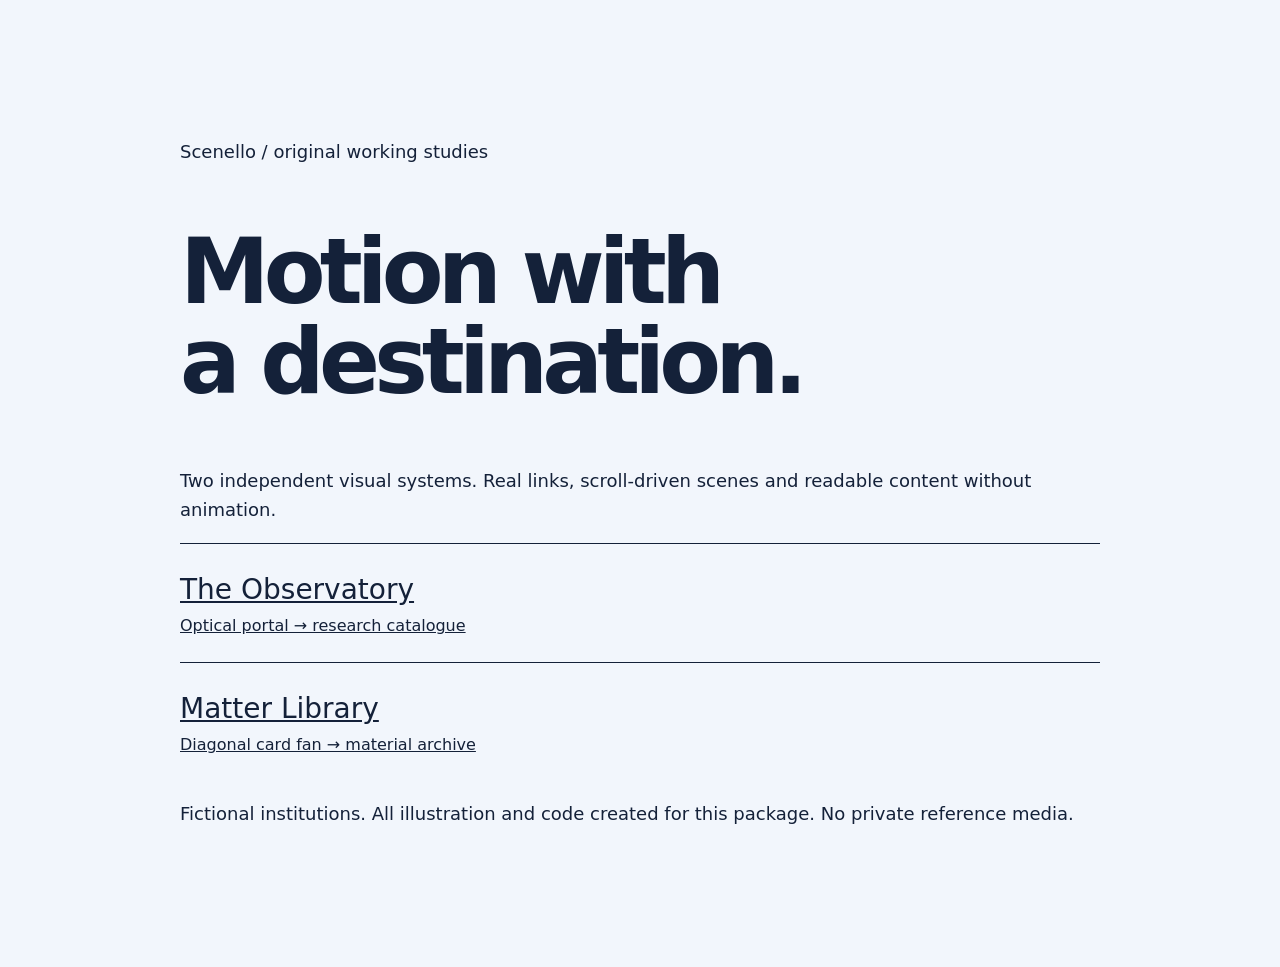
<file: skills/scenello/assets/examples/index.html>
<!doctype html><html lang="en"><meta charset="utf-8"><meta name="viewport" content="width=device-width,initial-scale=1"><title>Scenello · Working studies</title><style>body{margin:0;background:#f2f6fc;color:#142139;font:18px/1.6 system-ui}main{max-width:920px;margin:10vh auto;padding:30px}h1{font-size:clamp(40px,8vw,90px);line-height:1;letter-spacing:-.065em}a{display:block;padding:24px 0;border-top:1px solid;color:inherit;font-size:28px}small{display:block;font-size:16px}a:focus-visible{outline:3px solid #2451fa}</style><main><p>Scenello / original working studies</p><h1>Motion with<br>a destination.</h1><p>Two independent visual systems. Real links, scroll-driven scenes and readable content without animation.</p><a href="observatory/">The Observatory <small>Optical portal → research catalogue</small></a><a href="materials/">Matter Library <small>Diagonal card fan → material archive</small></a><p>Fictional institutions. All illustration and code created for this package. No private reference media.</p></main></html>
</file>
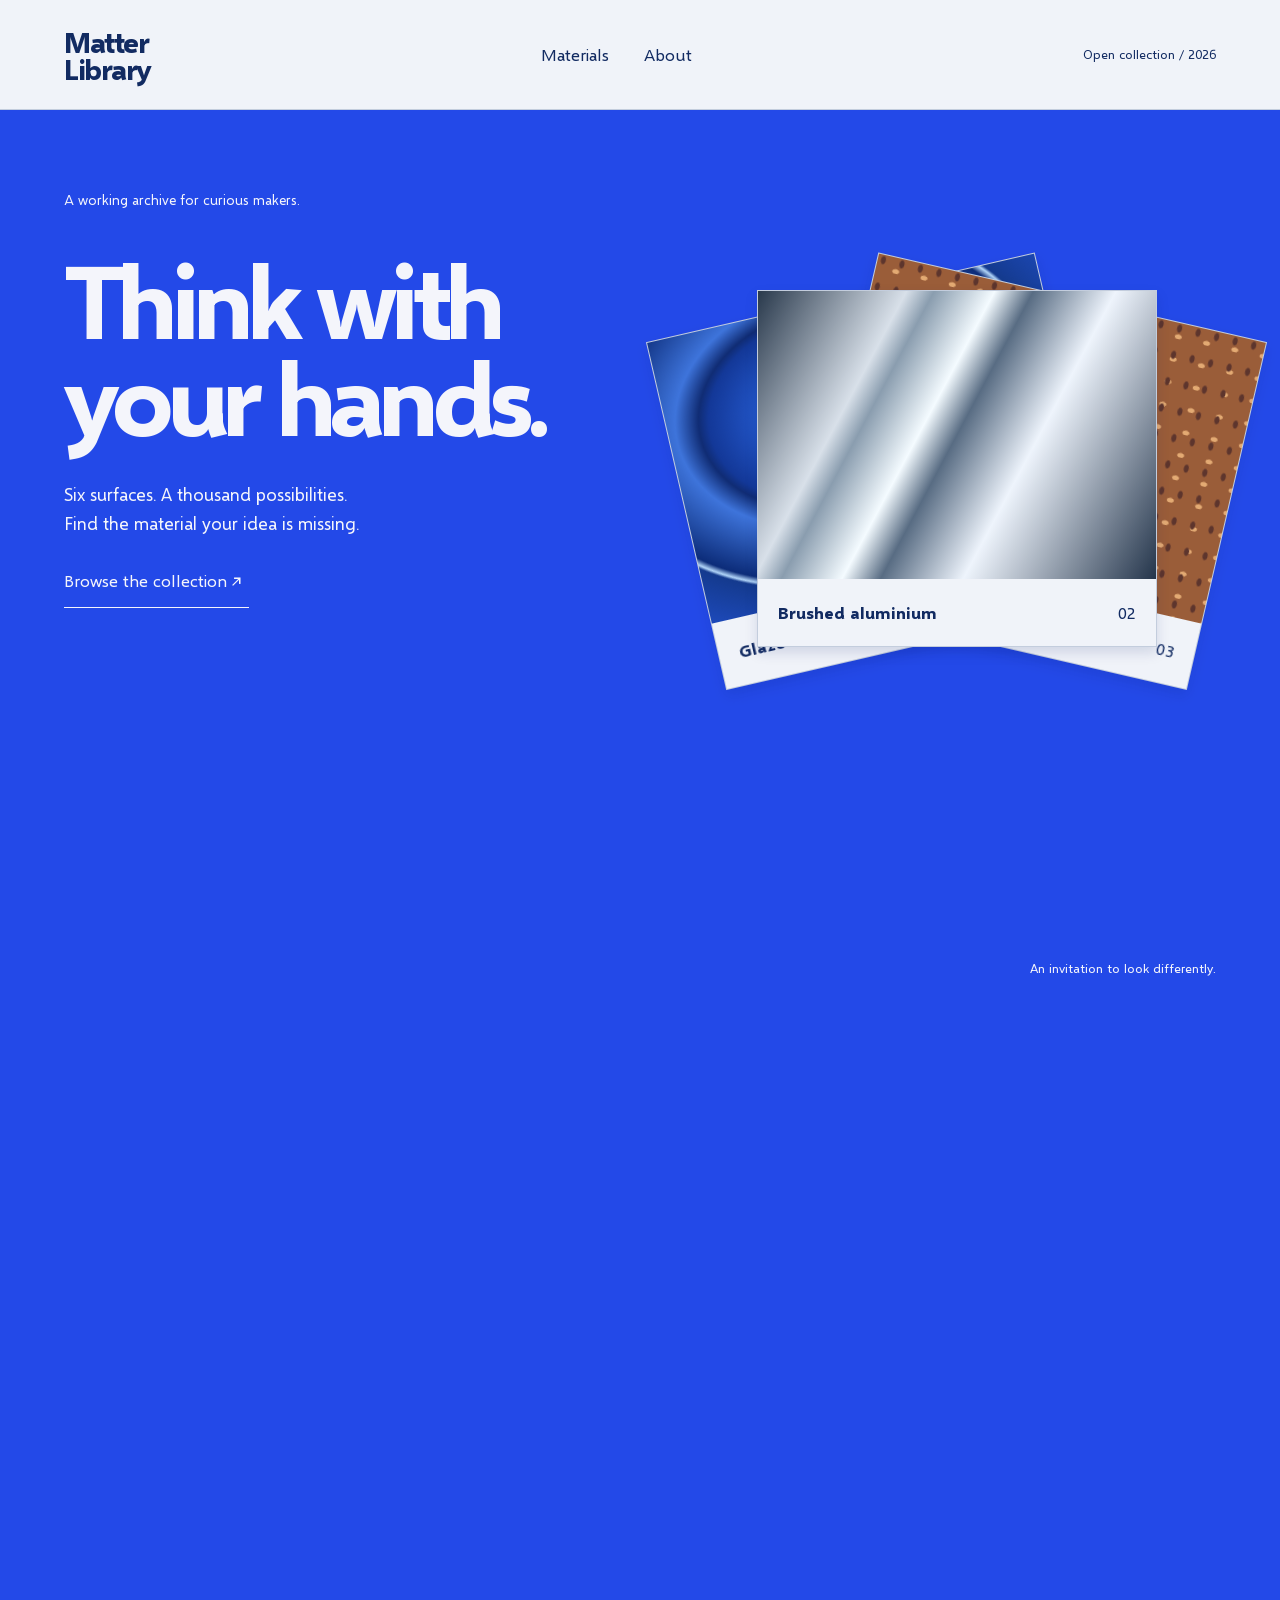
<file: skills/scenello/assets/examples/materials/index.html>
<!doctype html><html lang="en"><head><meta charset="utf-8"><link rel="preload" href="../fonts/scenello-ui-critical-regular.woff" as="font" type="font/woff" crossorigin><link rel="preload" href="../fonts/scenello-ui-critical-bold.woff" as="font" type="font/woff" crossorigin><meta name="viewport" content="width=device-width,initial-scale=1"><meta name="theme-color" content="#2349e8"><title>Matter Library · Materials in context</title><script src="../motion-ready.js"></script><link rel="stylesheet" href="style.css"><script src="scene.js" defer></script><script src="../reading-ready.js" defer fetchpriority="low"></script></head><body><a class="skip" href="#catalogue">Skip to catalogue</a><header><a class="brand" href="../">Matter<br>Library</a><nav aria-label="Main"><a href="#catalogue">Materials</a><a href="#about">About</a></nav><span class="edition">Open collection / 2026</span></header><main><section class="sequence"><div class="stage"><div class="statement"><p>A working archive for curious makers.</p><h1>Think with<br>your hands.</h1><p class="intro">Six surfaces. A thousand possibilities.<br>Find the material your idea is missing.</p><a href="#catalogue">Browse the collection ↗</a></div><div class="fan" aria-label="Featured materials"><a class="sample" href="#ceramic" style="--n:0"><span class="art ceramic" aria-hidden="true"></span><span class="sample-foot">Glazed ceramic <b>01</b></span></a><a class="sample" href="#aluminium" style="--n:1"><span class="art aluminium" aria-hidden="true"></span><span class="sample-foot">Brushed aluminium <b>02</b></span></a><a class="sample" href="#cork" style="--n:2"><span class="art cork" aria-hidden="true"></span><span class="sample-foot">Pressed cork <b>03</b></span></a></div><p class="folio" aria-hidden="true">An invitation to look differently.</p></div></section><section id="catalogue"><div class="catalogue-head"><h2>Material<br>intelligence.</h2><p>Explore by structure, finish and use.<br>Every sample tells a different story.</p></div><div class="filters" role="group" aria-label="Filter materials" hidden><button type="button" data-filter="all" aria-pressed="true">All materials</button><button type="button" data-filter="mineral" aria-pressed="false">Mineral</button><button type="button" data-filter="metal" aria-pressed="false">Metal</button><button type="button" data-filter="organic" aria-pressed="false">Organic</button></div><p id="result-count" class="sr-only" aria-live="polite"></p><div class="grid">
<article id="ceramic" data-kind="mineral"><div class="tile ceramic" role="img" aria-label="Original blue glazed ceramic illustration"></div><p>01 / Mineral</p><h3>Glazed ceramic</h3><p>A hard surface with a fluid finish. Light collects at its curved edges, revealing the glaze's depth.</p><details><summary>Properties & applications</summary><p>Illustrated use: wall panels and tactile objects. This is an artistic material study, not a technical product specification.</p></details></article>
<article id="aluminium" data-kind="metal"><div class="tile aluminium" role="img" aria-label="Original brushed metal illustration"></div><p>02 / Metal</p><h3>Brushed aluminium</h3><p>Directional grain makes light a moving part of the surface. Quiet precision, without a mirror finish.</p><details><summary>Properties & applications</summary><p>Illustrated use: hardware and small architectural details. Colour and texture are symbolic rather than manufacturing references.</p></details></article>
<article id="cork" data-kind="organic"><div class="tile cork" role="img" aria-label="Original warm pressed cork illustration"></div><p>03 / Organic</p><h3>Pressed cork</h3><p>A granular surface that feels warm before it is touched. Irregularity becomes its own structure.</p><details><summary>Properties & applications</summary><p>Illustrated use: boards and soft furnishings. Source actual safety and performance data from a manufacturer before specifying a product.</p></details></article>
<article id="glass" data-kind="mineral"><div class="tile glass" role="img" aria-label="Original translucent glass illustration"></div><p>04 / Mineral</p><h3>Cast glass</h3><p>Neither fully transparent nor opaque. Layers of colour gather where the material becomes thicker.</p><details><summary>Properties & applications</summary><p>Illustrated use: light diffusers and partitions. This original graphic does not represent a tested material.</p></details></article>
<article id="copper" data-kind="metal"><div class="tile copper" role="img" aria-label="Original copper relief illustration"></div><p>05 / Metal</p><h3>Folded copper</h3><p>Folded planes alternate between warm highlight and deep shadow. Time will give the surface another voice.</p><details><summary>Properties & applications</summary><p>Illustrated use: sculptural detailing. The study focuses on light and form, not physical simulation.</p></details></article>
<article id="paper" data-kind="organic"><div class="tile paper" role="img" aria-label="Original folded paper illustration"></div><p>06 / Organic</p><h3>Structured paper</h3><p>Small folds transform a delicate sheet into a landscape of ridges. Economy of means, richness of form.</p><details><summary>Properties & applications</summary><p>Illustrated use: packaging and temporary installations. Confirm fire, moisture and durability requirements for real applications.</p></details></article></div></section><footer id="about"><h2>Good ideas<br>have substance.</h2><p>An open working collection for designers, architects and makers. Explore how a surface changes the way an idea takes shape.</p><a href="../observatory/">Explore The Observatory ↗</a><a href="#">Back to the collection ↑</a></footer></main></body></html>
</file>
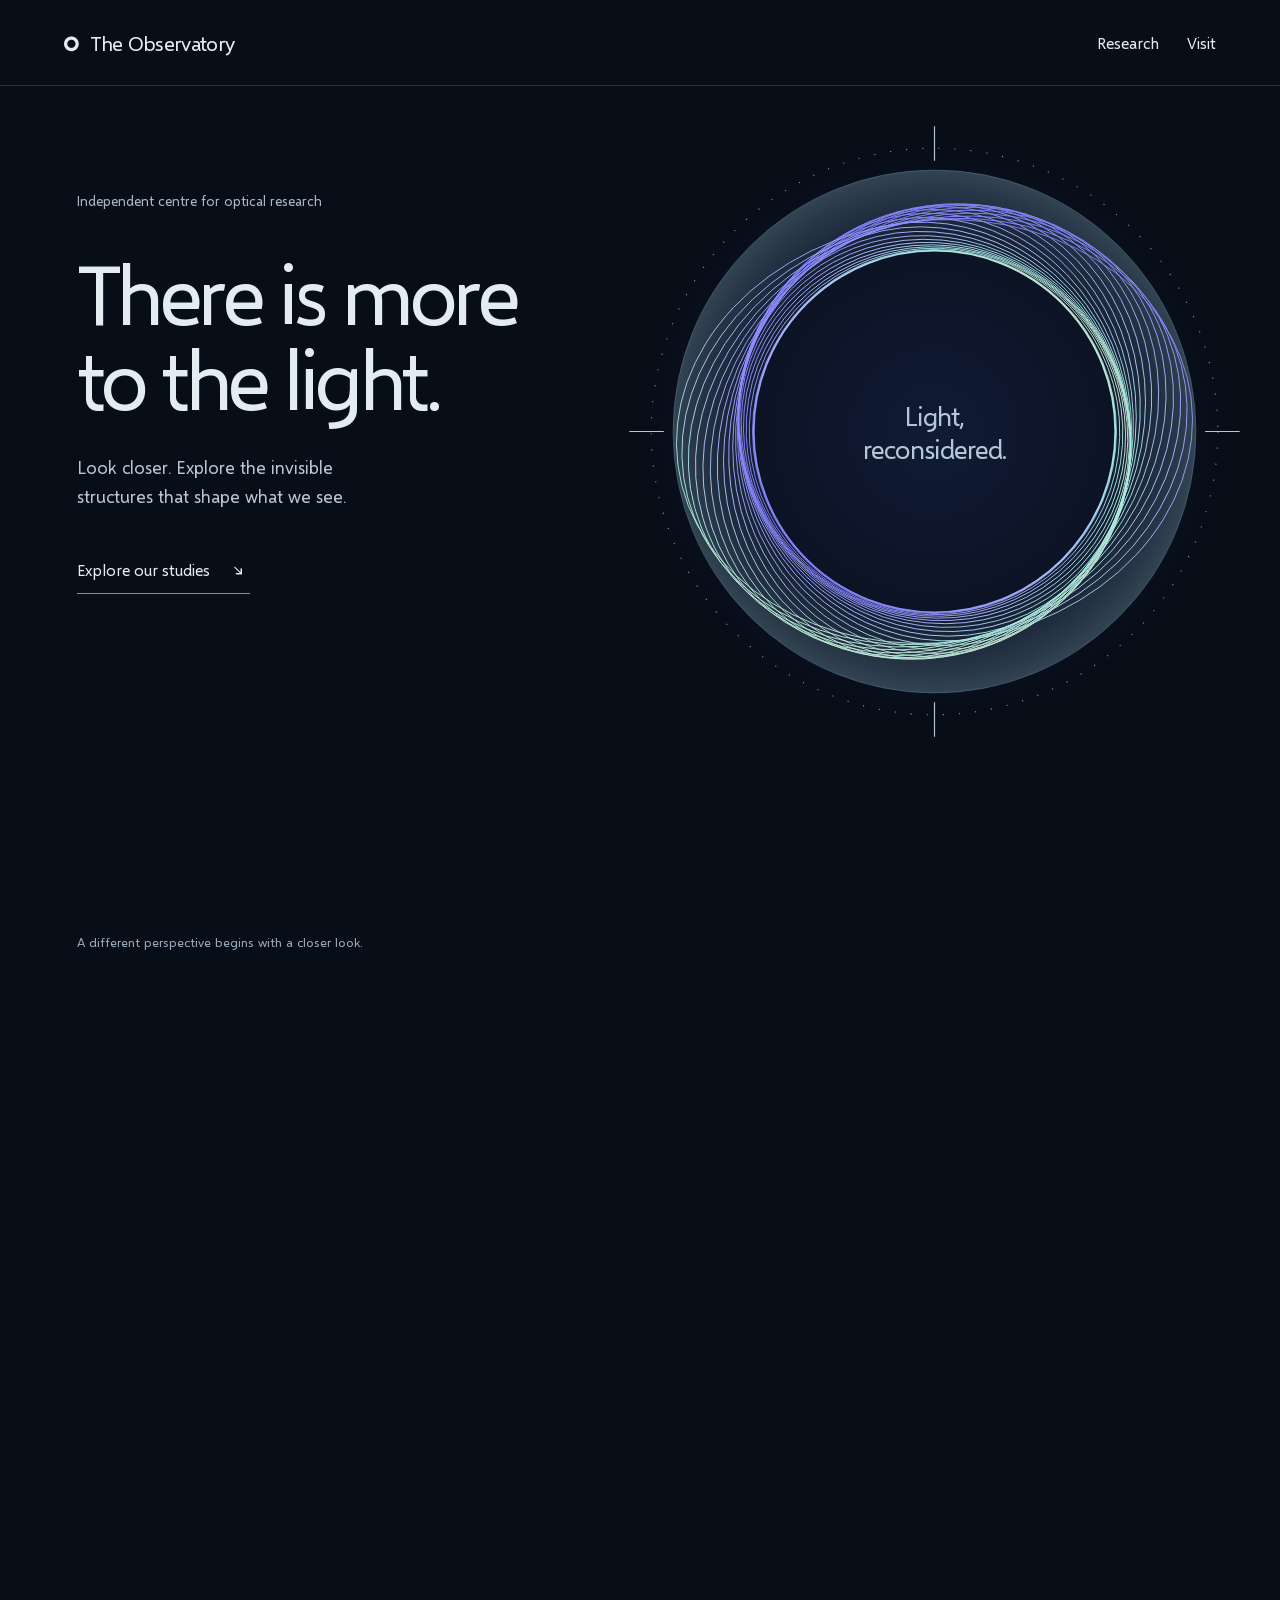
<file: skills/scenello/assets/examples/observatory/index.html>
<!doctype html>
<html lang="en"><head><link rel="preload" href="../optical-aperture.svg" as="image" fetchpriority="high"><meta charset="utf-8"><link rel="preload" href="../fonts/scenello-ui-critical-regular.woff" as="font" type="font/woff" crossorigin><link rel="preload" href="../fonts/scenello-ui-critical-bold.woff" as="font" type="font/woff" crossorigin><meta name="viewport" content="width=device-width,initial-scale=1"><meta name="theme-color" content="#080e18"><title>The Observatory · Light made legible</title><script src="../motion-ready.js"></script><link rel="stylesheet" href="style.css"><script defer src="scene.js"></script><script src="../reading-ready.js" defer fetchpriority="low"></script></head>
<body><a class="skip" href="#research">Skip to research</a><header><a class="wordmark" href="../">◉ The Observatory</a><nav aria-label="Main"><a href="#research">Research</a><a href="#visit">Visit</a></nav></header>
<main><section class="journey" aria-label="An optical journey"><div class="stage"><div class="hero-copy"><p>Independent centre for optical research</p><h1>There is more<br>to the light.</h1><p class="intro">Look closer. Explore the invisible structures that shape what we see.</p><a class="underlink" href="#research">Explore our studies <span aria-hidden="true">↘</span></a></div>
<div class="optics" aria-hidden="true"><div class="halo"></div><img class="instrument" src="../optical-aperture.svg" width="600" height="600" alt="" fetchpriority="high"><div class="core">Light,<br>reconsidered.</div></div>
<div class="emerging" aria-label="Featured studies"><a class="study one" href="#chromatic"><span class="study-art prism" aria-hidden="true"></span><span>Chromatic fields <b>→</b></span></a><a class="study two" href="#interference"><span class="study-art waves" aria-hidden="true"></span><span>Patterns of interference <b>→</b></span></a><a class="study three" href="#perception"><span class="study-art eye" aria-hidden="true"></span><span>The perceptual edge <b>→</b></span></a></div>
<p class="stage-note">A different perspective begins with a closer look.</p></div></section>
<section id="research" class="research"><div class="section-heading"><p>Open research / three studies</p><h2>Follow your<br>curiosity.</h2></div><article id="chromatic"><span class="thumb prism" aria-hidden="true"></span><div><p>Colour & material</p><h3>Chromatic fields</h3><p>Colour is a relationship. This study follows a beam through a prism to reveal how a single source can become an entire spectrum.</p><details><summary>Read the study</summary><p>A prism changes the path of different wavelengths by different amounts. Our illustrated installation makes that separation visible through a continuously reframed optical aperture.</p></details></div></article><article id="interference"><span class="thumb waves" aria-hidden="true"></span><div><p>Wave behaviour</p><h3>Patterns of interference</h3><p>When two wavefronts meet, their overlapping rhythms produce a new spatial pattern. Explore the order within their apparent complexity.</p><details><summary>Read the study</summary><p>Constructive and destructive interference emerge from phase relationships. This diagram uses concentric line systems as a symbolic illustration, not a measured simulation.</p></details></div></article><article id="perception"><span class="thumb eye" aria-hidden="true"></span><div><p>Human perception</p><h3>The perceptual edge</h3><p>We see boundaries through contrast. A field of light becomes a form when our perception gives its edges meaning.</p><details><summary>Read the study</summary><p>Light adaptation changes the sensitivity of the visual system. Our fictional exhibition invites a slower encounter with light rather than presenting medical or experimental findings.</p></details></div></article></section>
<footer id="visit"><h2>Stay curious.</h2><p>Research, seen in a different light.</p><a href="../materials/">Visit the Matter Library ↗</a><a href="#">Back to the light ↑</a></footer></main></body></html>
</file>
<file: skills/scenello/assets/examples/materials/style.css>
@font-face{font-family:"Scenello UI";src:url("../fonts/scenello-ui-critical-regular.woff") format("woff"),url("../fonts/scenello-ui-regular.woff") format("woff");font-weight:100 500;font-style:normal;font-display:swap;ascent-override:107.91015625%;descent-override:25.09765625%;line-gap-override:0%}
@font-face{font-family:"Scenello UI";src:url("../fonts/scenello-ui-critical-bold.woff") format("woff"),url("../fonts/scenello-ui-bold.woff") format("woff");font-weight:501 900;font-style:normal;font-display:swap;ascent-override:107.91015625%;descent-override:25.09765625%;line-gap-override:0%}
*{box-sizing:border-box}html{scroll-behavior:smooth;scroll-padding-top:30px}body{margin:0;color:#122b62;background:#f0f3f9;font:17px/1.6 "Scenello UI","Segoe UI",Arial,sans-serif}a{color:inherit;text-decoration:none}button,summary{font:inherit}a:focus-visible,button:focus-visible,summary:focus-visible{outline:3px solid #e45428;outline-offset:5px}.skip{position:fixed;top:10px;left:10px;background:white;color:#122b62;padding:12px;z-index:20;transform:translateY(-160%)}.skip:focus{transform:none}header{height:110px;display:flex;align-items:center;justify-content:space-between;padding:0 5vw;border-bottom:1px solid #c3cddd}.brand{font-weight:750;line-height:.9;letter-spacing:-1.5px;font-size:29px}nav{display:flex;gap:35px}nav a{padding:14px 0}.edition{font-size:13px}.sequence{background:#2349e8;color:#f4f5fb}.stage{position:relative;min-height:750px;overflow:hidden}.statement{position:relative;padding:65px 5vw 90px;z-index:4;width:53%;pointer-events:none}.statement a{pointer-events:auto;border-bottom:1px solid;display:inline-block;padding:12px 0}.statement>p:first-child{font-size:14px}h1{font-size:clamp(68px,8vw,130px);font-weight:650;letter-spacing:-.075em;line-height:.94;margin:38px 0}.intro{font-size:18px}.fan{position:absolute;right:1%;width:48%;height:520px;top:125px;perspective:1200px;transform-style:preserve-3d}.sample{position:absolute;display:block;width:65%;left:17%;top:0;background:#f0f3f9;color:#122b62;border:1px solid #c3cddd;transform:translateX(calc((var(--n) - 1)*13%)) rotate(calc((var(--n) - 1)*13deg));transform-origin:50% 80%;box-shadow:0 6px 12px #071c6722}.art{display:block;height:300px}.sample-foot{display:block;padding:20px;font-weight:600}.sample b{float:right;font-weight:400}.folio{position:absolute;bottom:18px;right:5vw;font-size:13px}.ceramic{background:radial-gradient(ellipse at 40% 36%,#d0edff 0,#4d96da 5%,#2255c7 20%,#133898 35%,#102c74 38%,#3e74db 45%,#0c2c79 65%,#b4d8fb 67%,#143a8e 68%,#204ec7 90%)}.aluminium{background:linear-gradient(118deg,#29394c 0,#d8e0e9 27%,#8a9daf 32%,#f4fbff 43%,#586c83 50%,#eef4fc 65%,#24354b 100%)}.cork{background:radial-gradient(ellipse at 30% 20%,#5d352d 0 2px,transparent 3px) 0 0/19px 27px,radial-gradient(ellipse at 70% 60%,#e3aa73 0 3px,transparent 4px) 0 0/29px 23px,#9a5d39}.glass{background:repeating-linear-gradient(85deg,#57939466 0 15px,#e3f2f0cc 25px 30px,#94c4b7aa 35px 50px),linear-gradient(35deg,#d6eff7,#9ac6bc,#247069)}.copper{background:repeating-conic-gradient(from 45deg,#60291a 0 25%,#cd835c 0 50%) 0 0/120px 120px}.paper{background:repeating-linear-gradient(135deg,#d9e1ef 0 25px,#fff 26px 48px,#aabbd0 50px 51px)}#catalogue{padding:100px 5vw}.catalogue-head{display:flex;justify-content:space-between;align-items:end;margin-bottom:55px}h2{font-size:clamp(48px,7vw,100px);line-height:1;font-weight:600;letter-spacing:-.065em;margin:0}.catalogue-head p{max-width:330px}.filters{display:flex;gap:12px;flex-wrap:wrap;margin:32px 0}.filters[hidden]{display:none}.filters button{border:1px solid #8b9cb8;background:transparent;color:#122b62;padding:10px 22px;border-radius:0;cursor:pointer}.filters button[aria-pressed=true]{background:#122b62;color:white}.grid{display:grid;grid-template-columns:repeat(3,minmax(0,1fr));gap:60px 28px}article{scroll-margin-top:25px}article[hidden]{display:none}.tile{height:300px}.grid article>p:first-of-type{font-size:13px;margin:15px 0 8px}h3{font-size:27px;letter-spacing:-1px;line-height:1.2;margin:8px 0}article p{color:#344b6e}summary{cursor:pointer;border-bottom:1px solid #a6b4c8;padding:10px 0}details p{font-size:15px}footer{background:#f5bbaa;padding:75px 5vw}footer p{max-width:530px;margin:35px 0}footer a{display:inline-block;border-bottom:1px solid;padding:12px 0;margin-right:30px}.sr-only{position:absolute;width:1px;height:1px;padding:0;margin:-1px;clip:rect(0,0,0,0);overflow:hidden;white-space:nowrap}
.motion .sequence{height:280vh}.motion .stage{height:100svh;min-height:560px;position:sticky;top:0}.motion .fan{top:20%;height:60vh}.motion .art{height:32vh;min-height:180px}
@media(max-width:800px){header{height:90px}.edition{display:none}.brand{font-size:25px}nav{gap:22px}.stage{min-height:900px}.statement{padding:32px 7vw 470px;width:100%}h1{font-size:clamp(58px,15vw,100px);margin:28px 0}.intro{font-size:16px}.fan{right:0;width:100%;top:440px;height:420px}.sample{width:57%;left:21.5%}.art{height:240px}.folio{display:none}.motion .stage{min-height:620px}.motion .fan{top:51%;height:44vh}.motion .art{height:22vh;min-height:130px}.motion .sample{width:58%;left:21%}.sample-foot{padding:12px;font-size:14px}.catalogue-head{display:block}.catalogue-head p{margin-top:30px}.grid{grid-template-columns:repeat(2,minmax(0,1fr));gap:40px 18px}.tile{height:220px}h3{font-size:23px}#catalogue{padding:70px 6vw}.filters button{padding:10px 15px;font-size:15px}}
@media(max-width:470px){.grid{grid-template-columns:minmax(0,1fr)}.tile{height:280px}.statement{padding-bottom:430px}.stage{min-height:850px}.fan{top:420px}.sample{width:60%;left:20%}.motion .stage{min-height:600px}.motion .statement>p:first-child{font-size:12px}.motion h1{font-size:15vw}.motion .fan{top:51%}.motion .sample{width:62%;left:19%}.catalogue-head h2{font-size:59px}}
@media(max-height:520px) and (min-width:701px){.motion .stage{min-height:400px}.statement{padding-top:16px;width:53%}h1{font-size:65px;margin:18px 0}.intro{font-size:14px}.motion .fan{top:18%;width:43%;right:1%}.motion .art{min-height:120px;height:40vh}}
@media(prefers-reduced-motion:reduce){html{scroll-behavior:auto}}

#catalogue,footer{content-visibility:auto;contain-intrinsic-size:auto 1800px}


/* Definite tracks avoid redundant intrinsic text measurement without changing painting. */
.grid article,header>*{min-width:0}
</file>
<file: skills/scenello/assets/examples/observatory/style.css>
@font-face{font-family:"Scenello UI";src:url("../fonts/scenello-ui-critical-regular.woff") format("woff"),url("../fonts/scenello-ui-regular.woff") format("woff");font-weight:100 500;font-style:normal;font-display:swap;ascent-override:107.91015625%;descent-override:25.09765625%;line-gap-override:0%}
@font-face{font-family:"Scenello UI";src:url("../fonts/scenello-ui-critical-bold.woff") format("woff"),url("../fonts/scenello-ui-bold.woff") format("woff");font-weight:501 900;font-style:normal;font-display:swap;ascent-override:107.91015625%;descent-override:25.09765625%;line-gap-override:0%}
*{box-sizing:border-box}html{scroll-behavior:smooth;scroll-padding-top:90px}body{margin:0;background:#080e18;color:#e2ecf1;font:16px/1.6 "Scenello UI","Segoe UI",Arial,sans-serif}a{color:inherit;text-decoration:none}a:focus-visible,summary:focus-visible{outline:2px solid #b7eccd;outline-offset:6px}header{height:86px;padding:0 5vw;display:flex;align-items:center;justify-content:space-between;border-bottom:1px solid #26323f;position:relative;z-index:5;background:#080e18}.wordmark{font-size:21px;letter-spacing:-.7px}nav{display:flex;gap:28px}nav a{padding:12px 0}.skip{position:fixed;top:10px;left:10px;transform:translateY(-160%);z-index:50;background:#e2ecf1;color:#080e18;padding:12px}.skip:focus{transform:none}.journey{min-height:720px}.stage{position:relative;min-height:720px;overflow:hidden}.hero-copy{position:relative;z-index:2;width:49%;padding:10vh 0 120px 6vw}.hero-copy>p:first-child{color:#aab7c5;font-size:14px}h1{font-size:clamp(56px,6.6vw,112px);line-height:1;letter-spacing:-.065em;font-weight:400;margin:36px 0}.intro{max-width:330px;color:#b7c5d5;font-size:18px}.underlink{display:inline-block;border-bottom:1px solid #81958e;margin-top:18px;padding:10px 0}.underlink span{margin-left:20px}.optics{position:absolute;width:54vw;max-width:870px;aspect-ratio:1;left:46%;top:0;transform-origin:50% 50%}.instrument{width:100%;height:100%;display:block}.ribs{stroke-width:.75}.halo{position:absolute;inset:4%;border-radius:50%;background:radial-gradient(ellipse,#466cf523,transparent 66%)}.core{position:absolute;inset:0;display:grid;align-content:center;text-align:center;color:#b5c7d4;font-size:clamp(16px,2.1vw,30px);line-height:1.2;letter-spacing:-1px}.emerging{display:none}.stage-note{position:absolute;bottom:20px;left:6vw;color:#9aa9ba;font-size:13px}.research{max-width:1220px;margin:auto;padding:110px 6vw}.section-heading{display:flex;justify-content:space-between;align-items:start;margin-bottom:80px}.section-heading p{color:#9facb8}h2{font-size:clamp(42px,6vw,82px);font-weight:400;line-height:1.05;letter-spacing:-.045em;margin:0}article{display:grid;grid-template-columns:minmax(0,1fr) minmax(0,1.1fr);gap:8vw;border-top:1px solid #34404d;padding:50px 0;scroll-margin-top:90px}article p{max-width:530px;color:#bbc9d8}article>div>p:first-child{font-size:13px;color:#a7bed2}h3{font-size:clamp(28px,3vw,42px);letter-spacing:-.04em;line-height:1.1;font-weight:400;margin:15px 0}.thumb{display:block;min-height:250px;border:1px solid #34445a}summary{cursor:pointer;color:#e2ecf1;padding:12px 0}.prism{background:conic-gradient(from 20deg at 50% 74%,#090e19 0 18%,#8b85cc 24%,#addecf 31%,#f2dbb2 34%,#131f32 44%,#080e18 80%)}.waves{background:repeating-radial-gradient(ellipse at 35% 60%,transparent 0 7px,#b4d8df 8px 9px,transparent 10px 16px),#142536}.eye{background:repeating-radial-gradient(ellipse at 50% 50%,#102139 0 2px,#6d9b9b 3px 4px,#101c2c 5px 13px)}footer{padding:90px 6vw;background:#d9e8e4;color:#122927}footer p{margin:26px 0}footer a{display:inline-block;margin-right:35px;padding:12px 0;border-bottom:1px solid}
/* Motion is an enhancement: the whole reading path exists without JS. */
.motion .journey{height:320vh}.motion .stage{height:100svh;min-height:560px;position:sticky;top:0}.motion .emerging{display:block;position:absolute;inset:0;perspective:1100px;pointer-events:none}.study{opacity:0;position:absolute;display:block;width:25vw;max-width:370px;left:50%;top:23%;border:1px solid #6d8298;background:#0e1a2c;overflow:hidden;pointer-events:auto;transform-origin:center}.study-art{display:block;height:25vh;min-height:130px}.study>span:last-child{display:block;padding:17px 20px;line-height:1.3}.study b{float:right}.motion .stage-note{pointer-events:none}
@media(max-width:700px){header{height:72px;padding:0 6vw}.wordmark{font-size:18px}nav{gap:18px;font-size:14px}.stage{min-height:780px}.hero-copy{width:auto;padding:40px 7vw 360px}h1{font-size:clamp(50px,14vw,88px);margin:28px 0}.intro{font-size:16px;max-width:270px}.optics{width:104vw;max-width:none;left:-2%;top:330px}.core{font-size:21px}.stage-note{display:none}.motion .stage{min-height:580px}.motion .optics{width:106vw;left:-3%;top:40%}.motion .hero-copy{padding-top:20px}.motion .hero-copy .intro{max-width:250px}.study{width:68vw;max-width:none;top:34%;left:50%}.study-art{height:23vh}.section-heading{display:block;margin-bottom:45px}.section-heading h2{margin-top:20px}article{grid-template-columns:minmax(0,1fr);gap:25px;padding:35px 0}.thumb{min-height:210px}.research{padding:70px 7vw}.section-heading p{font-size:14px}footer{padding:60px 7vw}}
@media(max-height:520px) and (min-width:701px){.motion .stage{min-height:400px}.hero-copy{padding-top:12px}h1{font-size:58px;margin:15px 0}.intro{font-size:15px}.optics{width:46vw;left:50%;top:-45px}.study-art{height:28vh}.study{top:15%}}
@media(prefers-reduced-motion:reduce){html{scroll-behavior:auto}}

.research,footer{content-visibility:auto;contain-intrinsic-size:auto 1800px}


/* Keep the established composition while avoiding auto-minimum grid measurements. */
article>*,header>*{min-width:0}

/* Cards have exactly zero opacity through p=.25; defer only their invisible layout. */
.motion .emerging{display:none}
</file>
